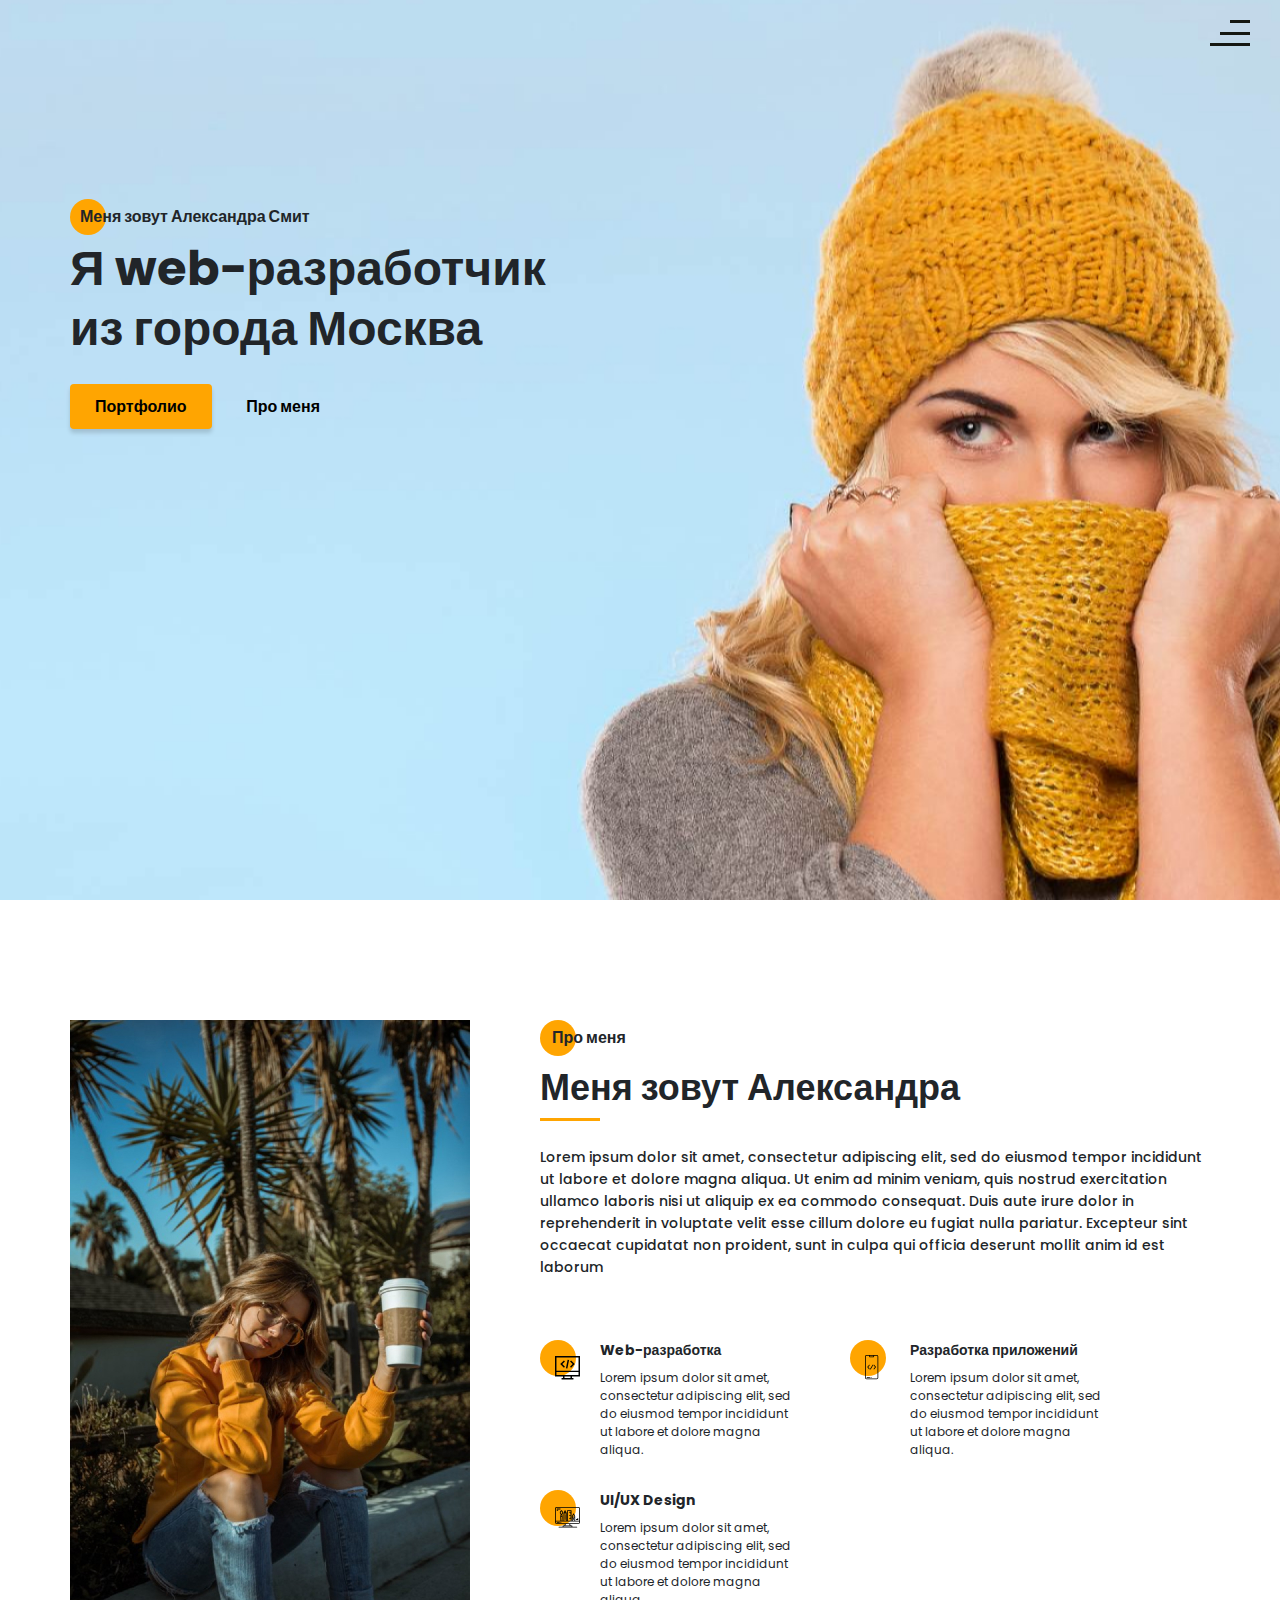
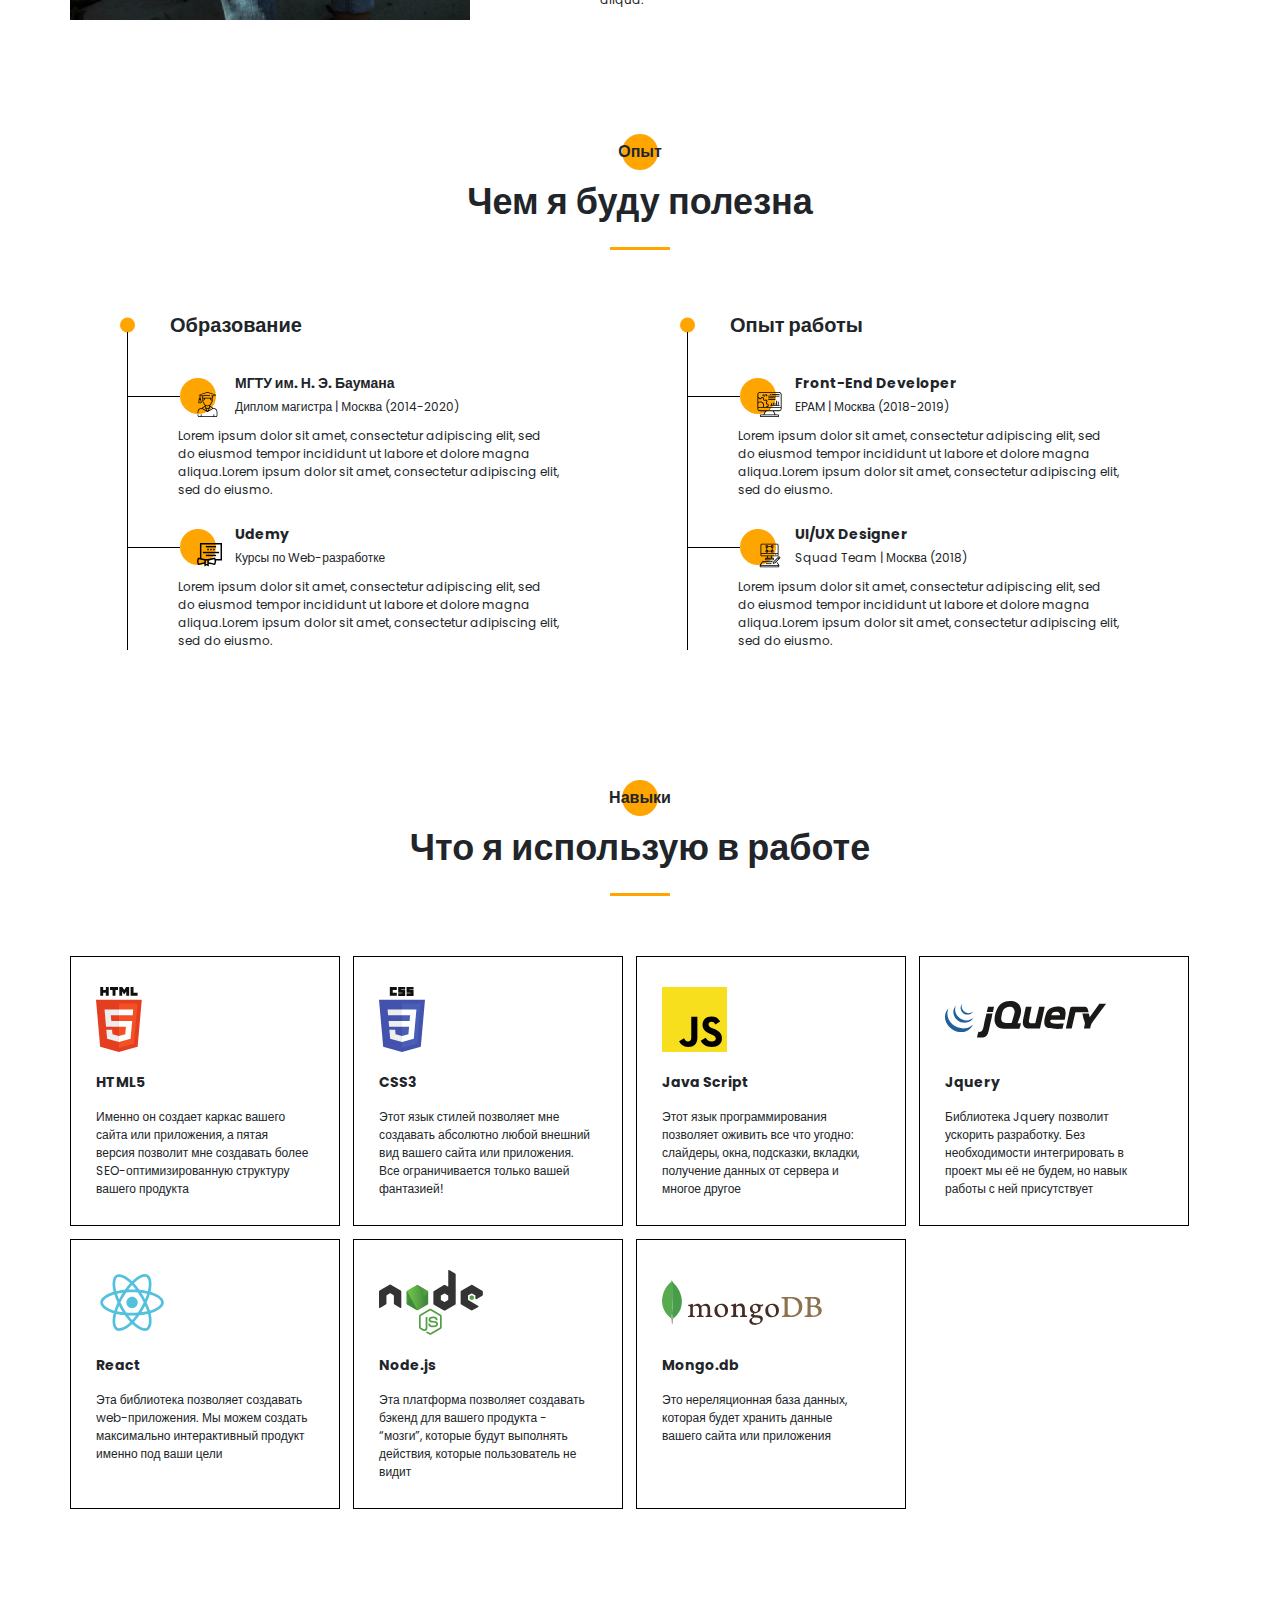
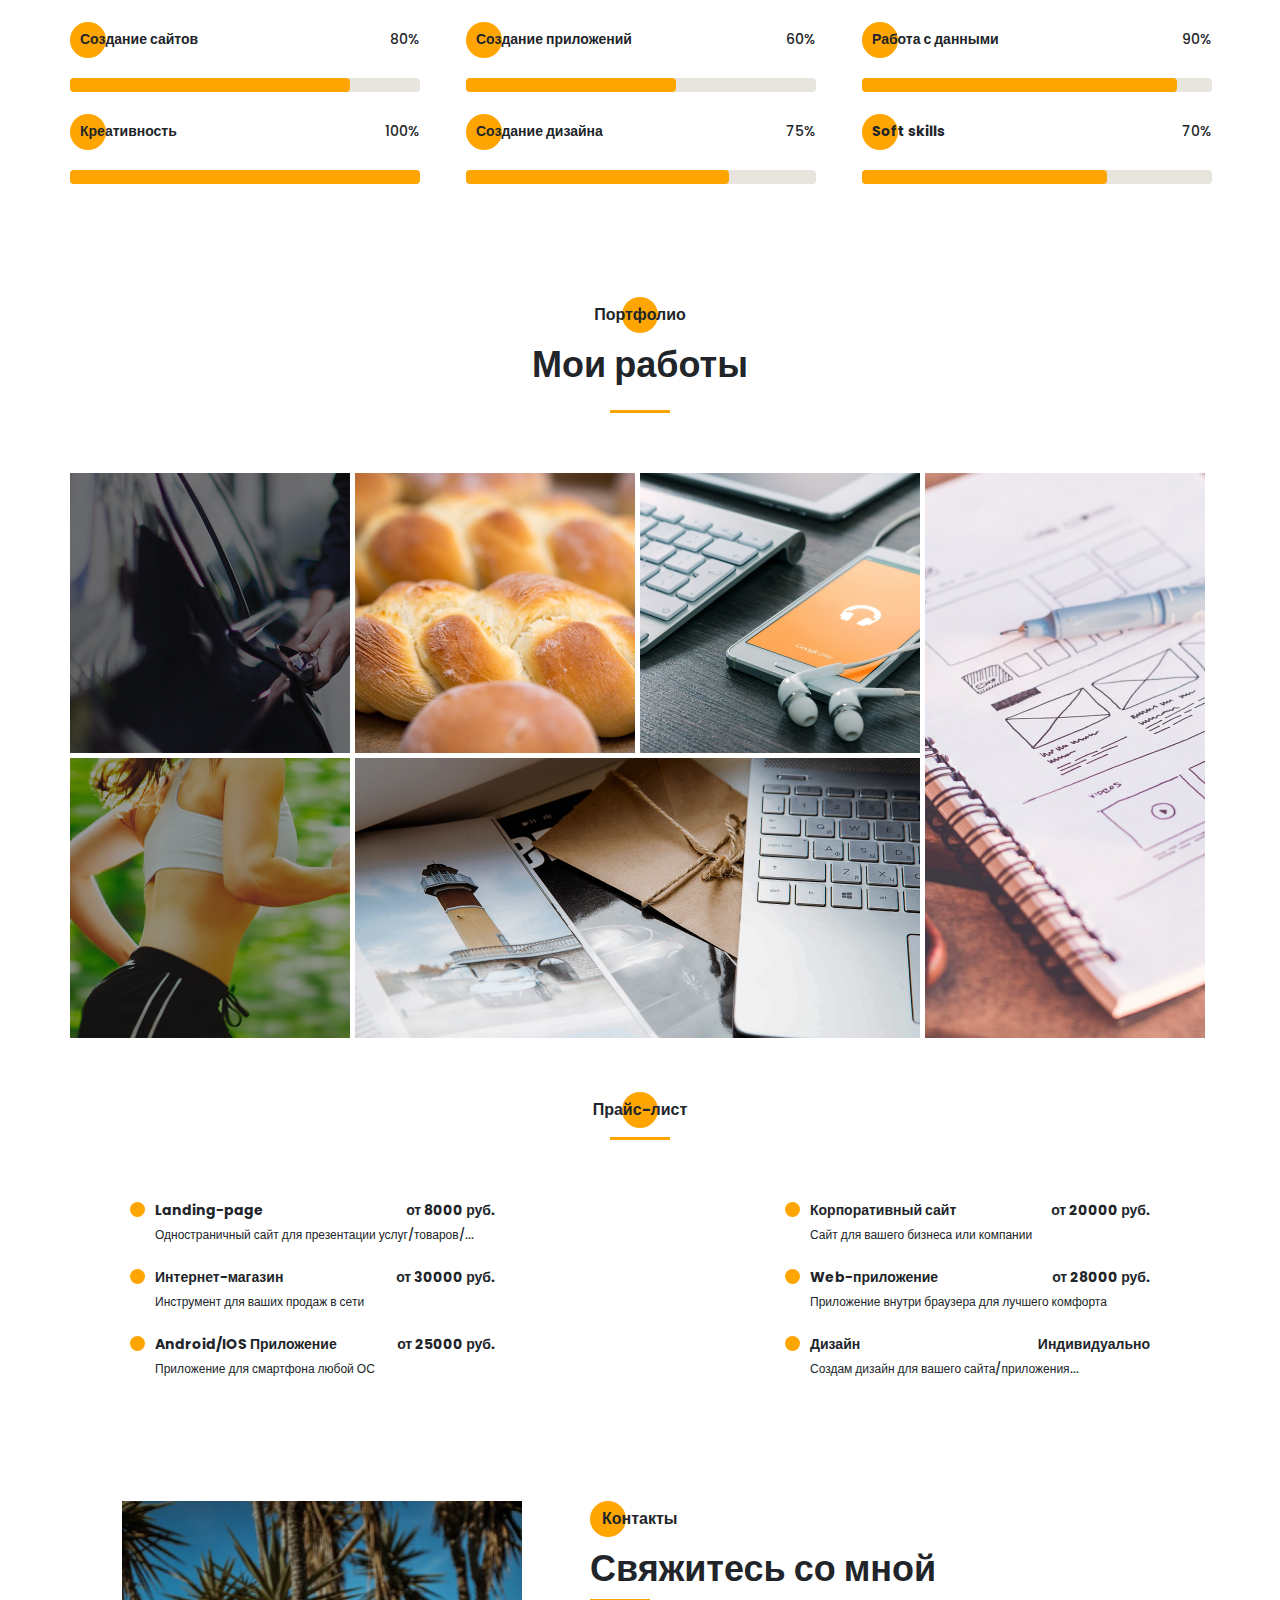
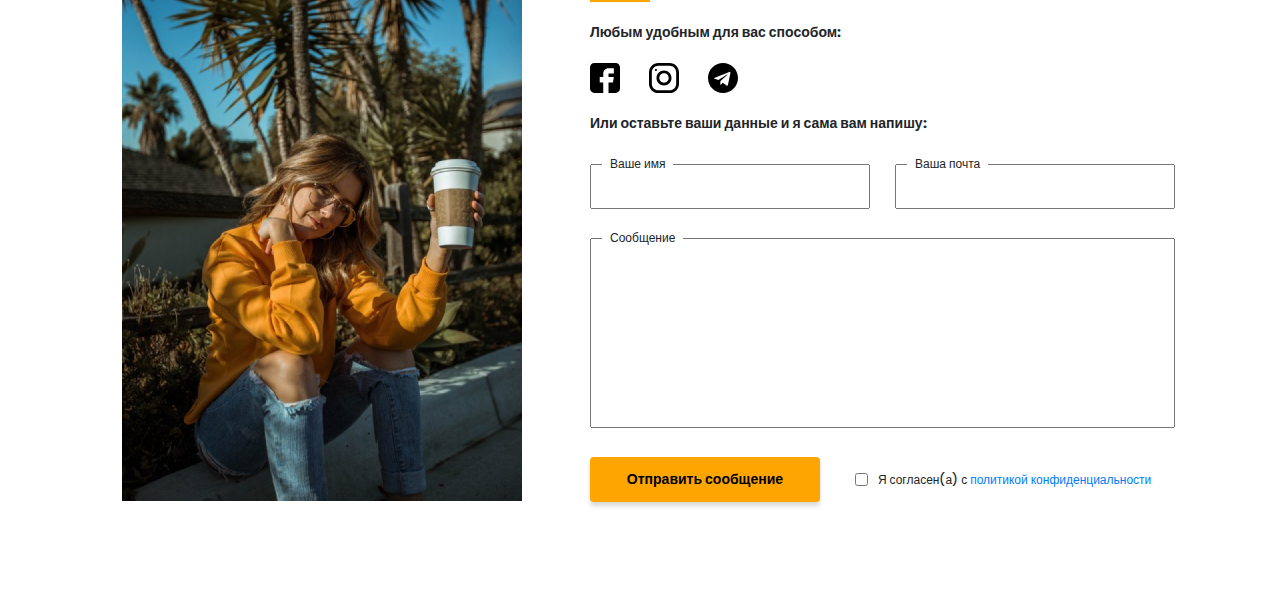
<file: 4/index.html>
<!DOCTYPE html><html lang="ru"><head><meta charset="UTF-8"><meta name="viewport" content="width=device-width,initial-scale=1"><meta http-equiv="X-UA-Compatible" content="ie=edge"><title>Portfolio</title><meta name="title" content="Мое портфолио"><meta name="description" content="Здесь вы сможете ознакомиться с моими работами и узнать больше обо мне"><link rel="stylesheet" href="css/style.min.css"></head><body><aside class="sidepanel"><a href="#" class="sidepanel__link"><svg width="20" height="20" viewBox="0 0 20 20" fill="none" xmlns="http://www.w3.org/2000/svg"><path d="M-7.46167e-07 2.92969L-1.28061e-07 17.0703C-5.74539e-08 18.6856 1.31439 20 2.92969 20L17.0703 20C18.6856 20 20 18.6856 20 17.0703L20 11.1719L12.9297 11.1719L12.9297 13.5156L9.41406 13.5156L9.41406 11.1719L7.03125 11.1719C5.09262 11.1719 3.51562 9.59488 3.51562 7.65625L3.51562 4.10156L7.03125 4.10156L7.03125 7.65625L9.41406 7.65625L9.41406 4.10156L12.9297 4.6875L12.9297 7.65625L20 7.65625L20 2.92969C20 1.31439 18.6856 -8.16774e-07 17.0703 -7.46167e-07L2.92969 -1.28061e-07C1.31439 -5.74539e-08 -8.16774e-07 1.31439 -7.46167e-07 2.92969Z" fill="black"/></svg> </a><a href="#" class="sidepanel__link"><svg width="20" height="20" viewBox="0 0 20 20" fill="none" xmlns="http://www.w3.org/2000/svg"><path d="M-6.01032e-07 6.25L-2.73196e-07 13.75C-1.22337e-07 17.2012 2.79875 20 6.25 20L13.75 20C17.2013 20 20 17.2012 20 13.75L20 6.25C20 2.79875 17.2012 -7.51891e-07 13.75 -6.01032e-07L6.25 -2.73196e-07C2.79875 -1.22337e-07 -7.51891e-07 2.79875 -6.01032e-07 6.25ZM13.75 1.875C16.1625 1.875 18.125 3.8375 18.125 6.25L18.125 13.75C18.125 16.1625 16.1625 18.125 13.75 18.125L6.25 18.125C3.8375 18.125 1.875 16.1625 1.875 13.75L1.875 6.25C1.875 3.8375 3.8375 1.875 6.25 1.875L13.75 1.875Z" fill="black"/><path d="M5 10C5 12.7612 7.23875 15 10 15C12.7613 15 15 12.7612 15 10C15 7.23875 12.7612 5 10 5C7.23875 5 5 7.23875 5 10ZM13.125 10C13.125 11.7225 11.7225 13.125 10 13.125C8.27625 13.125 6.875 11.7225 6.875 10C6.875 8.2775 8.27625 6.875 10 6.875C11.7225 6.875 13.125 8.2775 13.125 10Z" fill="black"/><path d="M5.29123 4.625C5.29123 4.25704 4.99295 3.95875 4.62499 3.95875C4.25703 3.95875 3.95874 4.25704 3.95874 4.625C3.95874 4.99296 4.25703 5.29125 4.62499 5.29125C4.99295 5.29125 5.29123 4.99296 5.29123 4.625Z" fill="black"/></svg> </a><a href="#" class="sidepanel__link"><svg width="19" height="20" viewBox="0 0 19 20" fill="none" xmlns="http://www.w3.org/2000/svg"><path d="M-4.37114e-07 9.99951C-1.95608e-07 15.5245 4.36167 19.9995 9.74107 19.9995C14.0457 19.9995 17.6962 17.1345 18.9832 13.162C19.0749 12.662 18.7734 12.4787 18.5148 12.4787C18.2835 12.4787 17.6706 12.487 16.8585 12.4912C17.4459 15.2728 15.5517 15.8595 15.5517 15.8595C14.4274 16.3145 14.1267 16.972 14.1267 16.972C13.5228 17.8778 13.5352 16.902 13.5352 16.902C13.603 15.8978 14.5389 15.3703 14.5389 15.3703C16.0283 14.4787 15.5979 13.0295 15.3493 12.4578C14.719 12.3678 14.2903 12.1103 14.0466 11.8245C13.8029 14.0453 12.9652 16.3795 9.23304 16.3795C8.16988 16.3795 7.30085 15.992 6.61933 15.3503C6.37316 15.4628 5.3827 15.8003 4.04116 15.2628C4.04116 15.2628 3.78012 14.4253 5.03988 12.5128C4.82345 11.7128 4.71606 10.8628 4.7111 10.0128C4.71606 9.16284 4.82345 8.31285 5.03988 7.51284C3.78012 5.61285 4.04116 4.77535 4.04116 4.77535C5.3827 4.23785 6.37316 4.57534 6.61933 4.67535C7.30085 4.03785 8.16988 3.65035 9.23304 3.65035C12.9752 3.65035 13.7987 5.98784 14.0383 8.21284C14.3307 7.86284 14.928 7.53784 15.8408 7.53784C17.1444 7.53784 18.1918 7.55034 18.5082 7.55034C18.7635 7.55034 19.0683 7.37534 18.9708 6.86284C17.692 2.86201 14.0391 -0.000488895 9.74107 -0.000488707C4.36167 -0.000488472 -6.7851e-07 4.47701 -4.37114e-07 9.99951Z" fill="#212121"/></svg></a><div class="sidepanel__divider"></div><div class="sidepanel__text"><span>Социальные сети</span></div></aside><div class="menu"><div class="menu__block"><div class="menu__close"><svg width="29" height="30" viewBox="0 0 29 30" fill="none" xmlns="http://www.w3.org/2000/svg"><path d="M17.1568 14.5231L28.4489 3.23075C29.1837 2.49623 29.1837 1.30861 28.4489 0.574085C27.7144 -0.160437 26.5267 -0.160437 25.7922 0.574085L14.4998 11.8665L3.20781 0.574085C2.47295 -0.160437 1.28567 -0.160437 0.551149 0.574085C-0.183716 1.30861 -0.183716 2.49623 0.551149 3.23075L11.8432 14.5231L0.551149 25.8155C-0.183716 26.55 -0.183716 27.7376 0.551149 28.4721C0.917206 28.8385 1.39852 29.0226 1.87948 29.0226C2.36045 29.0226 2.84141 28.8385 3.20781 28.4721L14.4998 17.1798L25.7922 28.4721C26.1586 28.8385 26.6396 29.0226 27.1205 29.0226C27.6015 29.0226 28.0825 28.8385 28.4489 28.4721C29.1837 27.7376 29.1837 26.55 28.4489 25.8155L17.1568 14.5231Z" fill="black"/></svg></div><nav><ul class="menu__list"><li class="menu__link"><a href="#">Про меня</a></li><li class="menu__link"><a href="#">Мой опыт</a></li><li class="menu__link"><a href="#">Мои навыки</a></li><li class="menu__link"><a href="#">Мои работы</a></li><li class="menu__link"><a href="#">Прайс-лист</a></li><li class="menu__link"><a href="#">Контакты</a></li></ul></nav><div class="menu__social"><a href="#"><svg width="20" height="20" viewBox="0 0 20 20" fill="none" xmlns="http://www.w3.org/2000/svg"><path d="M-7.46167e-07 2.92969L-1.28061e-07 17.0703C-5.74539e-08 18.6856 1.31439 20 2.92969 20L17.0703 20C18.6856 20 20 18.6856 20 17.0703L20 11.1719L12.9297 11.1719L12.9297 13.5156L9.41406 13.5156L9.41406 11.1719L7.03125 11.1719C5.09262 11.1719 3.51562 9.59488 3.51562 7.65625L3.51562 4.10156L7.03125 4.10156L7.03125 7.65625L9.41406 7.65625L9.41406 4.10156L12.9297 4.6875L12.9297 7.65625L20 7.65625L20 2.92969C20 1.31439 18.6856 -8.16774e-07 17.0703 -7.46167e-07L2.92969 -1.28061e-07C1.31439 -5.74539e-08 -8.16774e-07 1.31439 -7.46167e-07 2.92969Z" fill="black"/></svg> </a><a href="#"><svg width="20" height="20" viewBox="0 0 20 20" fill="none" xmlns="http://www.w3.org/2000/svg"><path d="M-6.01032e-07 6.25L-2.73196e-07 13.75C-1.22337e-07 17.2012 2.79875 20 6.25 20L13.75 20C17.2013 20 20 17.2012 20 13.75L20 6.25C20 2.79875 17.2012 -7.51891e-07 13.75 -6.01032e-07L6.25 -2.73196e-07C2.79875 -1.22337e-07 -7.51891e-07 2.79875 -6.01032e-07 6.25ZM13.75 1.875C16.1625 1.875 18.125 3.8375 18.125 6.25L18.125 13.75C18.125 16.1625 16.1625 18.125 13.75 18.125L6.25 18.125C3.8375 18.125 1.875 16.1625 1.875 13.75L1.875 6.25C1.875 3.8375 3.8375 1.875 6.25 1.875L13.75 1.875Z" fill="black"/><path d="M5 10C5 12.7612 7.23875 15 10 15C12.7613 15 15 12.7612 15 10C15 7.23875 12.7612 5 10 5C7.23875 5 5 7.23875 5 10ZM13.125 10C13.125 11.7225 11.7225 13.125 10 13.125C8.27625 13.125 6.875 11.7225 6.875 10C6.875 8.2775 8.27625 6.875 10 6.875C11.7225 6.875 13.125 8.2775 13.125 10Z" fill="black"/><path d="M5.29123 4.625C5.29123 4.25704 4.99295 3.95875 4.62499 3.95875C4.25703 3.95875 3.95874 4.25704 3.95874 4.625C3.95874 4.99296 4.25703 5.29125 4.62499 5.29125C4.99295 5.29125 5.29123 4.99296 5.29123 4.625Z" fill="black"/></svg> </a><a href="#"><svg width="19" height="20" viewBox="0 0 19 20" fill="none" xmlns="http://www.w3.org/2000/svg"><path d="M-4.37114e-07 9.99951C-1.95608e-07 15.5245 4.36167 19.9995 9.74107 19.9995C14.0457 19.9995 17.6962 17.1345 18.9832 13.162C19.0749 12.662 18.7734 12.4787 18.5148 12.4787C18.2835 12.4787 17.6706 12.487 16.8585 12.4912C17.4459 15.2728 15.5517 15.8595 15.5517 15.8595C14.4274 16.3145 14.1267 16.972 14.1267 16.972C13.5228 17.8778 13.5352 16.902 13.5352 16.902C13.603 15.8978 14.5389 15.3703 14.5389 15.3703C16.0283 14.4787 15.5979 13.0295 15.3493 12.4578C14.719 12.3678 14.2903 12.1103 14.0466 11.8245C13.8029 14.0453 12.9652 16.3795 9.23304 16.3795C8.16988 16.3795 7.30085 15.992 6.61933 15.3503C6.37316 15.4628 5.3827 15.8003 4.04116 15.2628C4.04116 15.2628 3.78012 14.4253 5.03988 12.5128C4.82345 11.7128 4.71606 10.8628 4.7111 10.0128C4.71606 9.16284 4.82345 8.31285 5.03988 7.51284C3.78012 5.61285 4.04116 4.77535 4.04116 4.77535C5.3827 4.23785 6.37316 4.57534 6.61933 4.67535C7.30085 4.03785 8.16988 3.65035 9.23304 3.65035C12.9752 3.65035 13.7987 5.98784 14.0383 8.21284C14.3307 7.86284 14.928 7.53784 15.8408 7.53784C17.1444 7.53784 18.1918 7.55034 18.5082 7.55034C18.7635 7.55034 19.0683 7.37534 18.9708 6.86284C17.692 2.86201 14.0391 -0.000488895 9.74107 -0.000488707C4.36167 -0.000488472 -6.7851e-07 4.47701 -4.37114e-07 9.99951Z" fill="#212121"/></svg></a></div></div><div class="menu__overlay"></div></div><section class="promo"><div class="hamburger"><span></span> <span class="average"></span> <span class="long"></span></div><div class="container"><div class="title title_fs16 promo__subtitle">Меня зовут Александра Смит</div><h1 class="title title_fs48 promo__title">Я web-разработчик из города Москва</h1><div class="promo__btns"><a href="#" class="promo__link btn">Портфолио</a> <a href="#" class="promo__link">Про меня</a></div></div></section><section class="about"><div class="container"><div class="about__wrapper"><div class="about__photo"><picture><source media="(max-width: 576px)" srcset="img/main_photo_min.jpg"><source media="(min-width: 577px)" srcset="img/main_photo.jpg"><img src="img/main_photo.jpg" alt=""></picture></div><div class="about__descr"><h2 class="title title_fs16 about__title">Про меня</h2><div class="title title_fs36 about__subtitle">Меня зовут Александра</div><div class="divider"></div><div class="about__text">Lorem ipsum dolor sit amet, consectetur adipiscing elit, sed do eiusmod tempor incididunt ut labore et dolore magna aliqua. Ut enim ad minim veniam, quis nostrud exercitation ullamco laboris nisi ut aliquip ex ea commodo consequat. Duis aute irure dolor in reprehenderit in voluptate velit esse cillum dolore eu fugiat nulla pariatur. Excepteur sint occaecat cupidatat non proident, sunt in culpa qui officia deserunt mollit anim id est laborum</div></div><div class="about__skills"><div class="about__skills-item"><div class="about__skills-cirlce"><img src="icons/about_me/web_development.svg" alt="Web-разработка"></div><div><h3 class="title title_fs14">Web-разработка</h3><div class="about__skills-descr">Lorem ipsum dolor sit amet, consectetur adipiscing elit, sed do eiusmod tempor incididunt ut labore et dolore magna aliqua.</div></div></div><div class="about__skills-item"><div class="about__skills-cirlce"><img src="icons/about_me/mobile_dev.svg" alt="Разработка приложений"></div><div><h3 class="title title_fs14">Разработка приложений</h3><div class="about__skills-descr">Lorem ipsum dolor sit amet, consectetur adipiscing elit, sed do eiusmod tempor incididunt ut labore et dolore magna aliqua.</div></div></div><div class="about__skills-item"><div class="about__skills-cirlce"><img src="icons/about_me/design.svg" alt="UI/UX Design"></div><div><h3 class="title title_fs14">UI/UX Design</h3><div class="about__skills-descr">Lorem ipsum dolor sit amet, consectetur adipiscing elit, sed do eiusmod tempor incididunt ut labore et dolore magna aliqua.</div></div></div></div></div></div></section><section class="resume"><div class="container"><h2 class="title title_fs16 title__section-title">Опыт</h2><div class="title title_fs36 title__section-subtitle">Чем я буду полезна</div><div class="divider"></div><div class="resume__wrapper"><div class="resume__column"><h3 class="title title_fs20 resume__column-title">Образование</h3><ul><li><div class="resume__item"><div class="resume__item-head"><div class="resume__item-icon"><img src="icons/experience/university.svg" alt=""></div><h4 class="title title_fs14">МГТУ им. Н. Э. Баумана</h4><div class="resume__item-location">Диплом магистра | Москва (2014-2020)</div></div><div class="resume__item-body">Lorem ipsum dolor sit amet, consectetur adipiscing elit, sed do eiusmod tempor incididunt ut labore et dolore magna aliqua.Lorem ipsum dolor sit amet, consectetur adipiscing elit, sed do eiusmo.</div></div></li><li><div class="resume__item"><div class="resume__item-head"><div class="resume__item-icon"><img src="icons/experience/courses.svg" alt=""></div><h4 class="title title_fs14">Udemy</h4><div class="resume__item-location">Курсы по Web-разработке</div></div><div class="resume__item-body">Lorem ipsum dolor sit amet, consectetur adipiscing elit, sed do eiusmod tempor incididunt ut labore et dolore magna aliqua.Lorem ipsum dolor sit amet, consectetur adipiscing elit, sed do eiusmo.</div></div></li></ul></div><div class="resume__column"><h3 class="title title_fs20 resume__column-title">Опыт работы</h3><ul><li><div class="resume__item"><div class="resume__item-head"><div class="resume__item-icon"><img src="icons/experience/developer.svg" alt=""></div><h4 class="title title_fs14">Front-End Developer</h4><div class="resume__item-location">EPAM | Москва (2018-2019)</div></div><div class="resume__item-body">Lorem ipsum dolor sit amet, consectetur adipiscing elit, sed do eiusmod tempor incididunt ut labore et dolore magna aliqua.Lorem ipsum dolor sit amet, consectetur adipiscing elit, sed do eiusmo.</div></div></li><li><div class="resume__item"><div class="resume__item-head"><div class="resume__item-icon"><img src="icons/experience/designer.svg" alt=""></div><h4 class="title title_fs14">UI/UX Designer</h4><div class="resume__item-location">Squad Team | Москва (2018)</div></div><div class="resume__item-body">Lorem ipsum dolor sit amet, consectetur adipiscing elit, sed do eiusmod tempor incididunt ut labore et dolore magna aliqua.Lorem ipsum dolor sit amet, consectetur adipiscing elit, sed do eiusmo.</div></div></li></ul></div></div></div></section><section class="skills"><div class="container"><h2 class="title title_fs16 title__section-title">Навыки</h2><div class="title title_fs36 title__section-subtitle">Что я использую в работе</div><div class="divider"></div><div class="skills__wrapper"><div class="skills__item"><div class="skills__img"><img src="icons/skills/html5.svg" alt=""></div><h3 class="title title_fs14 skills__item-title">HTML5</h3><div class="skills__item-descr">Именно он создает каркас вашего сайта или приложения, а пятая версия позволит мне создавать более SEO-оптимизированную структуру вашего продукта</div></div><div class="skills__item"><div class="skills__img"><img src="icons/skills/css3.svg" alt=""></div><h3 class="title title_fs14 skills__item-title">CSS3</h3><div class="skills__item-descr">Этот язык стилей позволяет мне создавать абсолютно любой внешний вид вашего сайта или приложения. Все ограничивается только вашей фантазией!</div></div><div class="skills__item"><div class="skills__img"><img src="icons/skills/js.svg" alt=""></div><h3 class="title title_fs14 skills__item-title">Java Script</h3><div class="skills__item-descr">Этот язык программирования позволяет оживить все что угодно: слайдеры, окна, подсказки, вкладки, получение данных от сервера и многое другое</div></div><div class="skills__item"><div class="skills__img"><img src="icons/skills/jquery.svg" alt=""></div><h3 class="title title_fs14 skills__item-title">Jquery</h3><div class="skills__item-descr">Библиотека Jquery позволит ускорить разработку. Без необходимости интегрировать в проект мы её не будем, но навык работы с ней присутствует</div></div><div class="skills__item"><div class="skills__img"><img src="icons/skills/react.svg" alt=""></div><h3 class="title title_fs14 skills__item-title">React</h3><div class="skills__item-descr">Эта библиотека позволяет создавать web-приложения. Мы можем создать максимально интерактивный продукт именно под ваши цели</div></div><div class="skills__item"><div class="skills__img"><img src="icons/skills/node.js.svg" alt=""></div><h3 class="title title_fs14 skills__item-title">Node.js</h3><div class="skills__item-descr">Эта платформа позволяет создавать бэкенд для вашего продукта - “мозги”, которые будут выполнять действия, которые пользователь не видит</div></div><div class="skills__item"><div class="skills__img"><img src="icons/skills/mongo.db.svg" alt=""></div><h3 class="title title_fs14 skills__item-title">Mongo.db</h3><div class="skills__item-descr">Это нереляционная база данных, которая будет хранить данные вашего сайта или приложения</div></div></div><div class="skills__progress"><div class="skills__elem"><div class="skills__progress-text"><h3 class="title title_fs14">Создание сайтов</h3><div class="skills__progress-value">80%</div></div><div class="skills__progress-line"><div class="skills__progress-line-bg"></div></div></div><div class="skills__elem"><div class="skills__progress-text"><h3 class="title title_fs14">Создание приложений</h3><div class="skills__progress-value">60%</div></div><div class="skills__progress-line"><div class="skills__progress-line-bg"></div></div></div><div class="skills__elem"><div class="skills__progress-text"><h3 class="title title_fs14">Работа с данными</h3><div class="skills__progress-value">90%</div></div><div class="skills__progress-line"><div class="skills__progress-line-bg"></div></div></div><div class="skills__elem"><div class="skills__progress-text"><h3 class="title title_fs14">Креативность</h3><div class="skills__progress-value">100%</div></div><div class="skills__progress-line"><div class="skills__progress-line-bg"></div></div></div><div class="skills__elem"><div class="skills__progress-text"><h3 class="title title_fs14">Создание дизайна</h3><div class="skills__progress-value">75%</div></div><div class="skills__progress-line"><div class="skills__progress-line-bg"></div></div></div><div class="skills__elem"><div class="skills__progress-text"><h3 class="title title_fs14">Soft skills</h3><div class="skills__progress-value">70%</div></div><div class="skills__progress-line"><div class="skills__progress-line-bg"></div></div></div></div></div></section><section class="portfolio"><div class="container"><h2 class="title title_fs16 title__section-title">Портфолио</h2><div class="title title_fs36 title__section-subtitle">Мои работы</div><div class="divider"></div><div class="portfolio__wrapper"><a href="#" class="portfolio__item"><img src="img/works/uber.jpg" alt=""> </a><a href="#" class="portfolio__item"><img src="img/works/bread.jpg" alt=""> </a><a href="#" class="portfolio__item"><img src="img/works/ipad.jpg" alt=""> </a><a href="#" class="portfolio__item vertical"><img src="img/works/plans.jpg" alt=""> </a><a href="#" class="portfolio__item"><img src="img/works/pulse.jpg" alt=""> </a><a href="#" class="portfolio__item horizontal"><img src="img/works/mac.jpg" alt=""></a></div></div></section><section class="price"><div class="container"><h2 class="title title_fs16 title__section-title">Прайс-лист</h2><div class="divider"></div><div class="price__wrapper"><div class="price__item"><div class="price__item-title">Landing-page</div><div class="price__item-price">от 8000 руб.</div><div class="price__item-descr">Одностраничный сайт для презентации услуг/товаров/...</div></div><div class="price__item"><div class="price__item-title">Корпоративный сайт</div><div class="price__item-price">от 20000 руб.</div><div class="price__item-descr">Сайт для вашего бизнеса или компании</div></div><div class="price__item"><div class="price__item-title">Интернет-магазин</div><div class="price__item-price">от 30000 руб.</div><div class="price__item-descr">Инструмент для ваших продаж в сети</div></div><div class="price__item"><div class="price__item-title">Web-приложение</div><div class="price__item-price">от 28000 руб.</div><div class="price__item-descr">Приложение внутри браузера для лучшего комфорта</div></div><div class="price__item"><div class="price__item-title">Android/IOS Приложение</div><div class="price__item-price">от 25000 руб.</div><div class="price__item-descr">Приложение для смартфона любой ОС</div></div><div class="price__item"><div class="price__item-title">Дизайн</div><div class="price__item-price">Индивидуально</div><div class="price__item-descr">Создам дизайн для вашего сайта/приложения...</div></div></div></div></section><section class="contacts"><div class="container"><div class="contacts__wrapper"><div class="contacts__photo"><img src="img/main_photo.jpg" alt=""></div><div class="contacts__descr"><h2 class="title title_fs16 contacts__title">Контакты</h2><div class="title title_fs36 contacts__subtitle">Свяжитесь со мной</div><div class="divider"></div><div class="title title_fs14 contacts__text">Любым удобным для вас способом:</div><div class="contacts__social"><a href="#" class="contacts__link"><img src="icons/social//facebook_straight.svg" alt=""> </a><a href="#" class="contacts__link"><img src="icons/social/instagram_straight.svg" alt=""> </a><a href="#" class="contacts__link"><img src="icons/social/telegram.svg" alt=""></a></div><div class="title title_fs14 contacts__text">Или оставьте ваши данные и я сама вам напишу:</div><form action="#" class="contacts__form"><div class="contacts__input"><input name="name" id="name" type="text"> <label for="name">Ваше имя</label></div><div class="contacts__input"><input required name="email" id="email" type="email"> <label for="email">Ваша почта</label></div><div class="contacts__textarea"><textarea name="text" id="text"></textarea> <label for="text">Сообщение</label></div><div class="contacts__triggers"><button class="contacts__btn btn">Отправить сообщение</button><div class="contacts__policy"><input required type="checkbox"> <span>Я согласен(а) с <a href="#">политикой конфиденциальности</a></span></div></div></form></div></div></div></section><script src="js/script.js"></script></body></html>
</file>
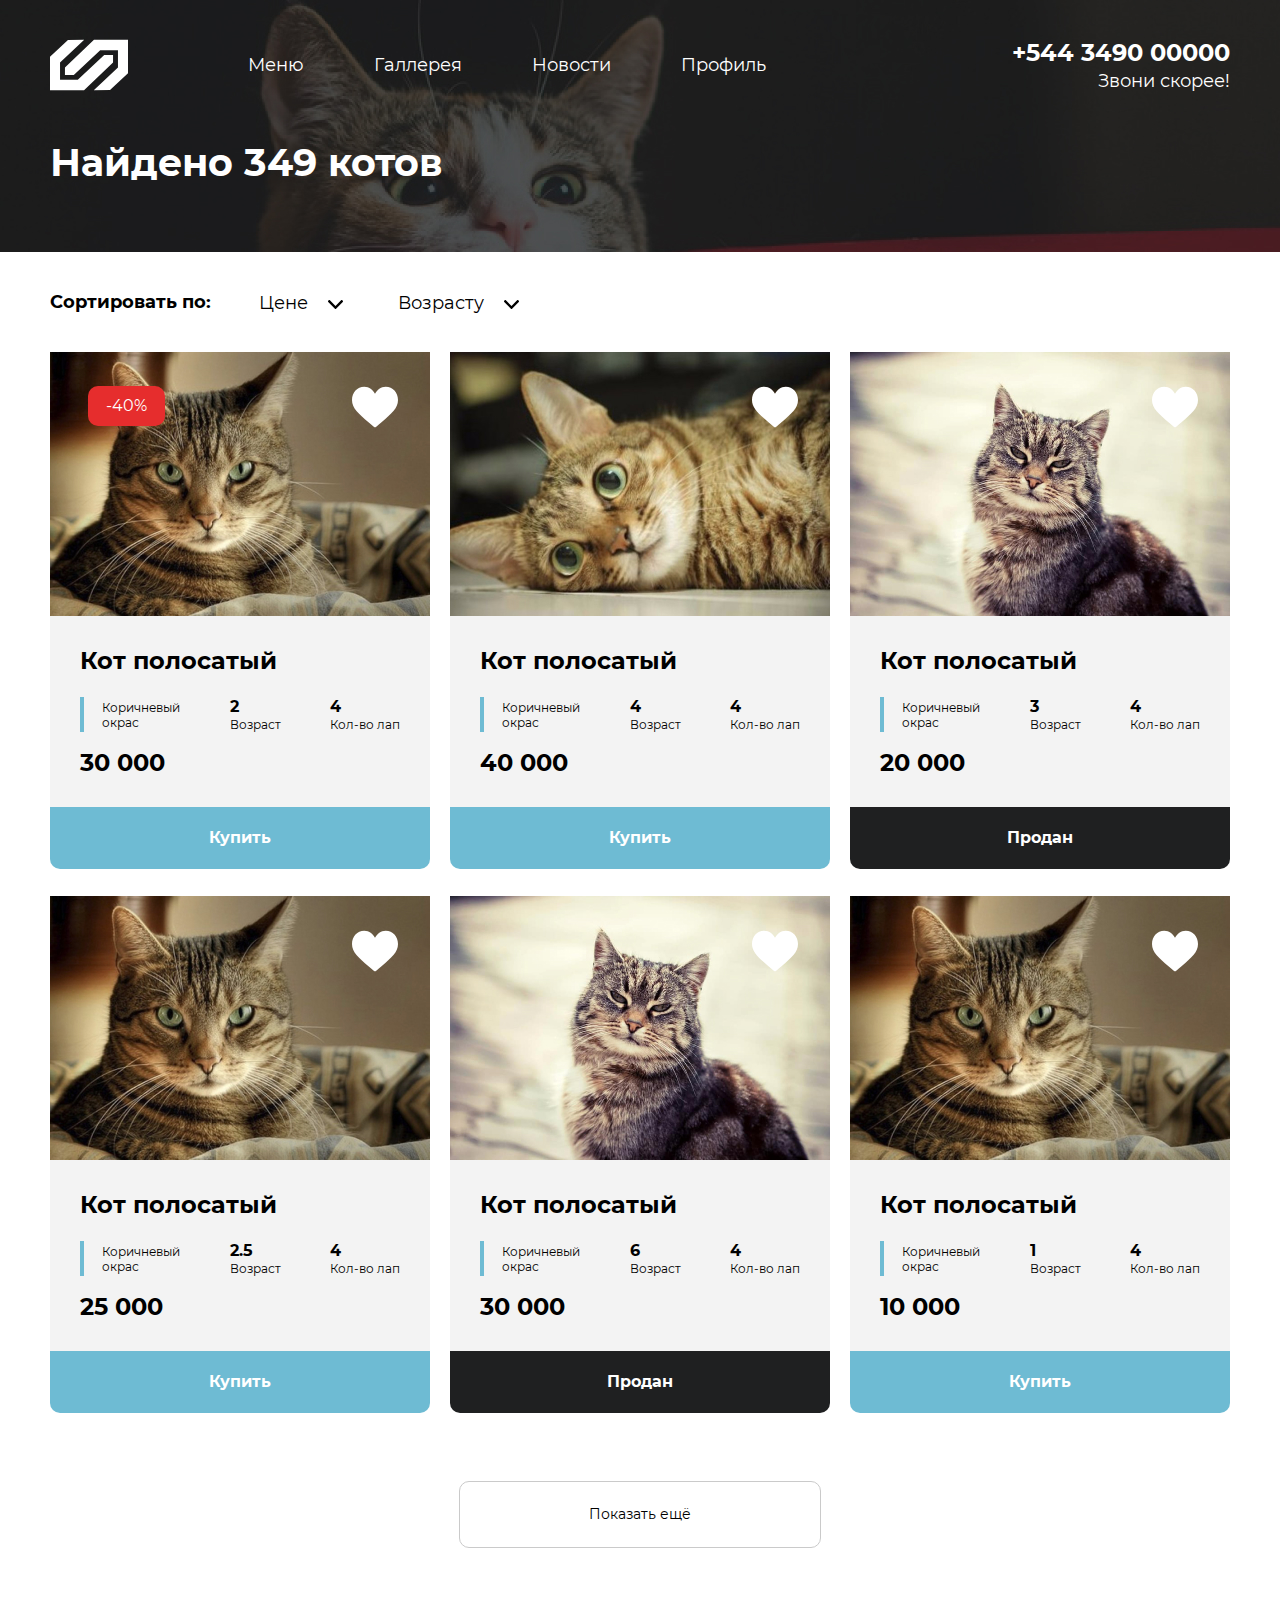
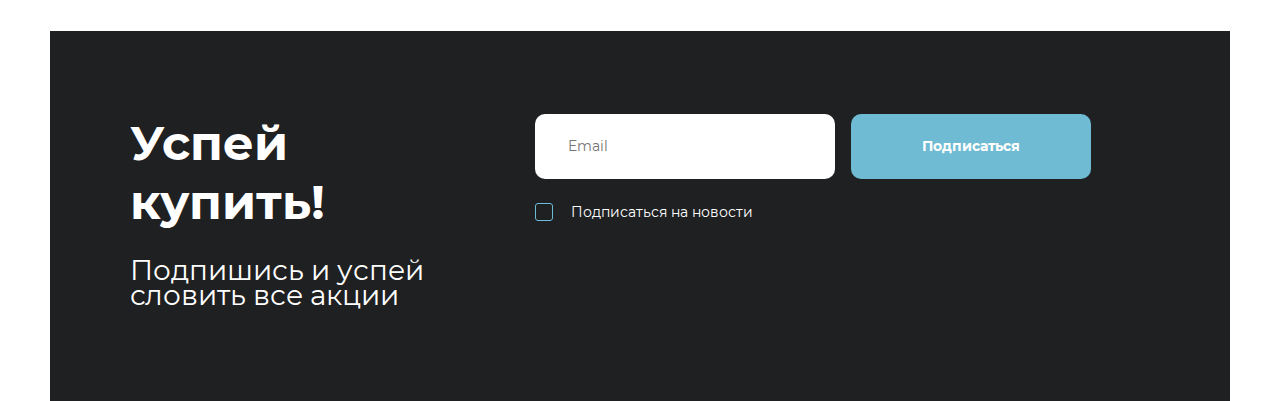
<file: 9/index.html>
<!DOCTYPE html><html lang="en"><head><meta charset="UTF-8"><meta http-equiv="X-UA-Compatible" content="IE=edge"><meta name="viewport" content="width=device-width,initial-scale=1"><title>Cats Shop</title><link rel="stylesheet" href="css/style.css"></head><body><header class="header"><div class="container"><div class="header__wrapper"><div class="header__left"><a href="#"><img class="logo" src="img/logo/logo.svg" alt="Логотип"></a><ul class="menu"><li><a class="menu__item" href="#">Меню</a></li><li><a class="menu__item" href="#">Галлерея</a></li><li><a class="menu__item" href="#">Новости</a></li><li><a class="menu__item" href="#">Профиль</a></li></ul></div><div class="contacts"><a href="tel:+544349000000" class="contacts__phone">+544 3490 00000</a><div class="contacts__descr">Звони скорее!</div></div><div class="hamburger"><span></span> <span></span> <span></span></div></div><div class="header__amount">Найдено 349 котов</div></div></header><main class="main"><div class="container"><div class="filter"><div class="filter__text">Сортировать по:</div><div class="filter__param price"><span>Цене</span> <svg width="15" height="9" viewBox="0 0 15 9" fill="none"><path d="M8.0853 8.66685L14.7604 1.99166C14.9149 1.83727 15 1.63118 15 1.41142C15 1.19167 14.9149 0.985572 14.7604 0.831183L14.2689 0.339602C13.9487 0.0197263 13.4282 0.0197262 13.1084 0.339602L7.50311 5.94492L1.89157 0.333382C1.73706 0.178993 1.53109 0.0937494 1.31146 0.0937494C1.09158 0.0937494 0.885606 0.178993 0.730973 0.333382L0.239635 0.824963C0.0851249 0.979474 3.76698e-06 1.18545 3.75737e-06 1.4052C3.74777e-06 1.62496 0.0851249 1.83105 0.239635 1.98544L6.9208 8.66685C7.0758 8.82161 7.28275 8.90661 7.50275 8.90612C7.7236 8.90661 7.93042 8.82161 8.0853 8.66685Z" fill="black"/></svg></div><div class="filter__param amount"><span>Возрасту</span> <svg width="15" height="9" viewBox="0 0 15 9" fill="none"><path d="M8.0853 8.66685L14.7604 1.99166C14.9149 1.83727 15 1.63118 15 1.41142C15 1.19167 14.9149 0.985572 14.7604 0.831183L14.2689 0.339602C13.9487 0.0197263 13.4282 0.0197262 13.1084 0.339602L7.50311 5.94492L1.89157 0.333382C1.73706 0.178993 1.53109 0.0937494 1.31146 0.0937494C1.09158 0.0937494 0.885606 0.178993 0.730973 0.333382L0.239635 0.824963C0.0851249 0.979474 3.76698e-06 1.18545 3.75737e-06 1.4052C3.74777e-06 1.62496 0.0851249 1.83105 0.239635 1.98544L6.9208 8.66685C7.0758 8.82161 7.28275 8.90661 7.50275 8.90612C7.7236 8.90661 7.93042 8.82161 8.0853 8.66685Z" fill="black"/></svg></div></div><div class="cards"></div><div class="showMore"><button class="showMore__btn">Показать ещё</button></div></div></main><section class="mailing"><div class="container"><div class="mailing__wrapper"><div><h2 class="mailing__title">Успей купить!</h2><div class="mailing__descr">Подпишись и успей словить все акции</div></div><form method="post" action="#" class="mailing__form"><div class="mailing__enter"><div><input type="text" name="email" id="email" placeholder="Email" class="mailing__input"><div class="mailing__message none"></div></div><button type="submit" class="mailing__button">Подписаться</button><div class="mailing__checkbox"><input type="checkbox" name="checkbox" id="checkbox" required> <label for="checkbox">Подписаться на новости</label></div></div></form></div></div></section><div class="overlow"><div class="overlow__like">Добавлено&nbsp;в&nbsp;избранное</div><div class="overlow__unlike">Удалено&nbsp;из&nbsp;избранного</div></div><div class="upArrow" id="upArrow" hidden><svg><path d="M8.29764 3.99939L0.287559 12.0096C0.102145 12.1949 -8.06437e-08 12.4422 -6.91167e-08 12.7059C-5.75898e-08 12.9696 0.102145 13.2169 0.287559 13.4022L0.87731 13.9921C1.2616 14.3759 1.88618 14.3759 2.26988 13.9921L8.99627 7.2657L15.7301 13.9996C15.9155 14.1848 16.1627 14.2871 16.4263 14.2871C16.6901 14.2871 16.9373 14.1848 17.1228 13.9995L17.7124 13.4097C17.8979 13.2242 18 12.9771 18 12.7134C18 12.4497 17.8979 12.2023 17.7124 12.0171L9.69504 3.99939C9.50904 3.81368 9.26071 3.71168 8.99671 3.71227C8.73169 3.71168 8.48349 3.81368 8.29764 3.99939Z" fill="white"/></svg></div><script src="js/script.js"></script></body></html>
</file>
<file: 9/css/style.css>
.container{max-width:1180px;margin:0 auto}@media (max-width:1200px){.container{max-width:calc(100% - 30px)}}@media (max-width:576px){.container{max-width:calc(100% - 10px)}}*{font-family:Montserrat,Arial,sans-serif;font-weight:400}.none{display:none}.show{display:block}.header{background:url(../img/header/background.jpg) center center/cover no-repeat;padding:26px 0 66px 0}.header__wrapper{display:-webkit-box;display:-ms-flexbox;display:flex;-webkit-box-align:center;-ms-flex-align:center;align-items:center;-webkit-box-pack:justify;-ms-flex-pack:justify;justify-content:space-between;position:relative}.header__left{display:-webkit-box;display:-ms-flexbox;display:flex;-webkit-box-align:center;-ms-flex-align:center;align-items:center}.header__amount{font-weight:700;font-size:38px;line-height:46px;color:#fff;margin-top:36px}.logo{width:78px;height:78px}.menu{margin-left:120px;display:-webkit-box;display:-ms-flexbox;display:flex;gap:70px}.menu__item{font-size:18px;font-weight:400;line-height:22px;color:#fff}.menu__item:hover{color:#c2e1ff}.contacts__phone{font-weight:700;font-size:24px;line-height:29px;color:#fff}.contacts__descr{font-weight:400;font-size:18px;line-height:22px;color:#fff;text-align:right;margin-top:3px}.hamburger{display:none}@media (max-width:1200px){.menu{margin-left:90px}}@media (max-width:991px){.menu{margin-left:2em;gap:2em}}@media (max-width:767px){.contacts{margin-right:70px}.menu{padding:60px 0;-webkit-box-orient:vertical;-webkit-box-direction:normal;-ms-flex-direction:column;flex-direction:column;position:absolute;top:-100vh;-webkit-transform:rotate(-180deg);-ms-transform:rotate(-180deg);transform:rotate(-180deg);z-index:20;width:60vw;background:#515255;text-align:center;-webkit-transition:all .4s;-o-transition:all .4s;transition:all .4s;gap:80px}.menu_active{right:-15px;top:-30px;-webkit-transform:rotate(0);-ms-transform:rotate(0);transform:rotate(0)}.hamburger{display:block;position:absolute;z-index:21;right:6px;width:25px;height:18px;cursor:pointer;margin:5px}.hamburger span{display:block;margin-bottom:6px;width:100%;height:2px;background-color:#c8cdd8;-webkit-transition:all .4s;-o-transition:all .4s;transition:all .4s}.hamburger_active span{margin-bottom:-2px}.hamburger_active span:nth-child(1){-webkit-transform:translateY(8px) rotate(-45deg);-ms-transform:translateY(8px) rotate(-45deg);transform:translateY(8px) rotate(-45deg)}.hamburger_active span:nth-child(2){display:none}.hamburger_active span:nth-child(3){-webkit-transform:translateY(8px) rotate(45deg);-ms-transform:translateY(8px) rotate(45deg);transform:translateY(8px) rotate(45deg)}}@media (max-width:576px){.header__amount{font-size:30px}.contacts{margin-right:55px}}@media (max-width:400px){.contacts{display:none}}.filter{padding:38px 0;display:-webkit-box;display:-ms-flexbox;display:flex;-webkit-box-align:center;-ms-flex-align:center;align-items:center;font-size:18px;line-height:22px;color:#000}.filter__text{font-weight:700;margin-right:-7px}.filter__param{font-weight:400;position:relative;margin-left:55px;cursor:pointer}.filter__param svg{margin-left:15px;-webkit-transition:all .4s;-o-transition:all .4s;transition:all .4s;margin-top:10px}.filter__param:hover{color:#ff6464}.filter__param:hover svg path{fill:#ff6464}.filter .active{color:#ff6464}.filter .active svg{-webkit-transform:rotate(180deg);-ms-transform:rotate(180deg);transform:rotate(180deg)}.filter .active svg path{fill:#ff6464}@media (max-width:576px){.filter__param{font-weight:400;margin-left:20px}.filter__param svg{margin-left:0}}.cards{display:-webkit-box;display:-ms-flexbox;display:flex;-ms-flex-wrap:wrap;flex-wrap:wrap;-webkit-box-pack:justify;-ms-flex-pack:justify;justify-content:space-between;row-gap:27px}.card{width:380px}.card__descr{background:#f3f3f3;padding:30px}.card__img{position:relative}.card__img img{height:100%;-o-object-fit:cover;object-fit:cover}.card__img svg{position:absolute;top:34px;right:32px;cursor:pointer}.card__img svg path{-webkit-transition:.4s all;-o-transition:.4s all;transition:.4s all}.card__img svg:hover path{fill:#ffb7b7}.card__img svg .like_active{fill:#ffb7b7}.card__img .discount{position:absolute;top:34px;left:38px;padding:10px 18px;background:#e62d2d;border-radius:10px;font-size:16px;line-height:20px;color:#fff}.card__title{font-weight:700;font-size:24px;line-height:29px;color:#000}.card__specific{padding-left:22px;margin-top:22px;position:relative;display:-webkit-box;display:-ms-flexbox;display:flex;-webkit-box-pack:justify;-ms-flex-pack:justify;justify-content:space-between;-webkit-box-align:center;-ms-flex-align:center;align-items:center}.card__specific:before{content:'';position:absolute;top:0;left:0;width:4px;height:100%;background:#6ebbd3}.card__specific-descr{font-weight:400;font-size:12px;line-height:15px;color:#000}.card__specific-amount{font-weight:700;font-size:16px;line-height:20px;color:#000}.card__price{margin-top:16px;font-weight:700;font-size:24px;line-height:29px;color:#000}.button_buy{display:block;text-align:center;width:100%;padding:21px 0;background:#6ebbd3;font-weight:700;font-size:16px;line-height:20px;color:#fff;border-radius:0 0 10px 10px;-webkit-transition:.4s all;-o-transition:.4s all;transition:.4s all}.button_buy:not(.disabled):hover{background:#25a0c5;-webkit-box-shadow:0 11px 40px -11px #666;box-shadow:0 11px 40px -11px #666}.disabled{background:#1f2021}.showMore{display:-webkit-box;display:-ms-flexbox;display:flex;-webkit-box-pack:center;-ms-flex-pack:center;justify-content:center;margin-top:68px}.showMore__btn{padding:24px 129px;border:1px solid #cacaca;border-radius:10px;font-size:14px;line-height:17px;color:#000;-webkit-transition:.4s all;-o-transition:.4s all;transition:.4s all;background-color:#fff}.showMore__btn:hover{background-color:#fff8bc}@media (max-width:1200px){.cards{display:-webkit-box;display:-ms-flexbox;display:flex;-webkit-box-pack:space-evenly;-ms-flex-pack:space-evenly;justify-content:space-evenly;gap:20px}}.mailing{margin-top:83px}.mailing__wrapper{background:#1f2021;padding:83px 80px 92px 80px;display:-webkit-box;display:-ms-flexbox;display:flex}.mailing__title{font-weight:700;font-size:48px;line-height:59px;color:#fff;max-width:370px}.mailing__descr{margin-top:26px;font-size:28px;line-height:91.2%;color:#fff;font-weight:400;max-width:400px}.mailing__form{margin-left:87px}.mailing__button,.mailing__input{border-radius:10px;padding:24px 33px}.mailing__input{width:300px;font-size:14px;line-height:17px;color:#000;font-weight:400}.mailing__input:focus{background:#ffffc4}.mailing__button{width:240px;margin-left:16px;background:#6ebbd3;border-radius:10px;font-weight:700;font-size:14px;line-height:17px;color:#fff;-webkit-transition:all .4s;-o-transition:all .4s;transition:all .4s}.mailing__button:hover{background:#25a0c5;-webkit-box-shadow:0 11px 40px -11px #666;box-shadow:0 11px 40px -11px #666}.mailing__enter{display:-webkit-box;display:-ms-flexbox;display:flex;-webkit-box-align:start;-ms-flex-align:start;align-items:flex-start;-ms-flex-wrap:wrap;flex-wrap:wrap}.mailing__message{color:red;width:300px;padding:8px;margin-top:4px;font-size:18px;line-height:17px;background-color:#fff7f7;border-radius:5px}.mailing__checkbox{margin-top:24px}.mailing__checkbox input{position:absolute;z-index:-1;opacity:0}.mailing__checkbox label{font-weight:400;font-size:14px;line-height:17px;color:#fff}.mailing__checkbox input+label{display:-webkit-box;display:-ms-flexbox;display:flex;-webkit-box-align:center;-ms-flex-align:center;align-items:center}.mailing__checkbox input+label:before{content:'';width:18px;height:18px;border:1px solid #6ebbd3;border-radius:3px;margin-right:18px;background-repeat:no-repeat;background-position:center center;background-size:50% 50%}.mailing__checkbox input:checked+label:before{background-color:#6ebbd3;background-image:url(../img/icons/checkbox.svg)}@media (max-width:1200px){.mailing{margin-left:-15px;margin-right:-15px}.mailing__enter{-webkit-box-orient:vertical;-webkit-box-direction:normal;-ms-flex-direction:column;flex-direction:column}.mailing__button,.mailing__input,.mailing__message{width:300px}.mailing__button{margin:0;margin-top:10px;-webkit-box-ordinal-group:3;-ms-flex-order:2;order:2}.mailing__checkbox{-webkit-box-ordinal-group:2;-ms-flex-order:1;order:1;margin-top:10px}}@media (max-width:991px){.mailing__wrapper{-webkit-box-orient:vertical;-webkit-box-direction:normal;-ms-flex-direction:column;flex-direction:column;-webkit-box-pack:center;-ms-flex-pack:center;justify-content:center}.mailing__descr,.mailing__title{max-width:100%}.mailing__form{margin:0;margin-top:30px}.mailing__button,.mailing__input,.mailing__message{width:360px}}@media (max-width:576px){.mailing__wrapper{padding:83px 20px 92px 20px}.mailing__title{font-size:36px}.mailing__descr{font-size:24px}}.upArrow{width:59px;height:59px;background:#6ebbd3;position:fixed;z-index:10;bottom:50px;right:50px;cursor:pointer;display:-webkit-box;display:-ms-flexbox;display:flex;-webkit-box-pack:center;-ms-flex-pack:center;justify-content:center;-webkit-box-align:center;-ms-flex-align:center;align-items:center;-webkit-transition:all .4s;-o-transition:all .4s;transition:all .4s}.upArrow svg{width:18px;height:18px}.upArrow svg path{-webkit-transition:all .4s;-o-transition:all .4s;transition:all .4s}.upArrow:hover{background:#90f187}.upArrow:hover svg path{fill:#db6c6c}@media (max-width:576px){.upArrow{display:none}}.overlow__like,.overlow__unlike{padding:30px 60px;background-color:#d6d6d6;position:fixed;z-index:10;top:100%;left:100%;-webkit-transform:translate(-100%,-100%);-ms-transform:translate(-100%,-100%);transform:translate(-100%,-100%);font-size:18px;line-height:22px;color:#000;display:none}.overlow_active{display:block}@font-face{font-family:Montserrat;src:local("Montserrat-Regular"),url(../fonts/Montserrat-Regular.ttf) format("woff2"),url(../fonts/Montserrat-Regular.ttf) format("ttf");font-weight:400;font-style:normal}@font-face{font-family:Montserrat;src:local("Montserrat-Regular"),url(../fonts/Montserrat-Bold.ttf) format("woff2"),url(../fonts/Montserrat-Bold.ttf) format("ttf");font-weight:700;font-style:normal}*{padding:0;margin:0;border:0}*,:after,:before{-webkit-box-sizing:border-box;box-sizing:border-box}:active,:focus{outline:0}a:active,a:focus{outline:0}aside,footer,header,nav{display:block}body,html{height:100%;width:100%;font-size:100%;line-height:1;font-size:14px;-ms-text-size-adjust:100%;-moz-text-size-adjust:100%;-webkit-text-size-adjust:100%}button,input,textarea{font-family:inherit}input::-ms-clear{display:none}button{cursor:pointer}button:disabled{cursor:default}button::-moz-focus-inner{padding:0;border:0}a,a:visited{text-decoration:none}a:hover{text-decoration:none}ul li{list-style:none}img{vertical-align:top}iframe{border:none}h1,h2,h3,h4,h5,h6{font-size:inherit;font-weight:400}.bigred{font-size:20px;color:red}[hidden]{display:none!important}
</file>
<file: 4/css/style.min.css>
/*!
 * Bootstrap Reboot v4.3.1 (https://getbootstrap.com/)
 * Copyright 2011-2019 The Bootstrap Authors
 * Copyright 2011-2019 Twitter, Inc.
 * Licensed under MIT (https://github.com/twbs/bootstrap/blob/master/LICENSE)
 * Forked from Normalize.css, licensed MIT (https://github.com/necolas/normalize.css/blob/master/LICENSE.md)
 */@import url(https://fonts.googleapis.com/css2?family=Poppins:wght@500;700&display=swap);*,::after,::before{box-sizing:border-box}html{font-family:sans-serif;line-height:1.15;-webkit-text-size-adjust:100%;-webkit-tap-highlight-color:transparent}article,aside,figcaption,figure,footer,header,hgroup,main,nav,section{display:block}body{margin:0;font-family:-apple-system,BlinkMacSystemFont,"Segoe UI",Roboto,"Helvetica Neue",Arial,"Noto Sans",sans-serif,"Apple Color Emoji","Segoe UI Emoji","Segoe UI Symbol","Noto Color Emoji";font-size:1rem;font-weight:400;line-height:1.5;color:#212529;text-align:left;background-color:#fff}[tabindex="-1"]:focus{outline:0!important}hr{box-sizing:content-box;height:0;overflow:visible}h1,h2,h3,h4,h5,h6{margin-top:0;margin-bottom:.5rem}p{margin-top:0;margin-bottom:1rem}abbr[data-original-title],abbr[title]{text-decoration:underline;-webkit-text-decoration:underline dotted;text-decoration:underline dotted;cursor:help;border-bottom:0;-webkit-text-decoration-skip-ink:none;text-decoration-skip-ink:none}address{margin-bottom:1rem;font-style:normal;line-height:inherit}dl,ol,ul{margin-top:0;margin-bottom:1rem}ol ol,ol ul,ul ol,ul ul{margin-bottom:0}dt{font-weight:700}dd{margin-bottom:.5rem;margin-left:0}blockquote{margin:0 0 1rem}b,strong{font-weight:bolder}small{font-size:80%}sub,sup{position:relative;font-size:75%;line-height:0;vertical-align:baseline}sub{bottom:-.25em}sup{top:-.5em}a{color:#007bff;text-decoration:none;background-color:transparent}a:hover{color:#0056b3;text-decoration:underline}a:not([href]):not([tabindex]){color:inherit;text-decoration:none}a:not([href]):not([tabindex]):focus,a:not([href]):not([tabindex]):hover{color:inherit;text-decoration:none}a:not([href]):not([tabindex]):focus{outline:0}code,kbd,pre,samp{font-family:SFMono-Regular,Menlo,Monaco,Consolas,"Liberation Mono","Courier New",monospace;font-size:1em}pre{margin-top:0;margin-bottom:1rem;overflow:auto}figure{margin:0 0 1rem}img{vertical-align:middle;border-style:none}svg{overflow:hidden;vertical-align:middle}table{border-collapse:collapse}caption{padding-top:.75rem;padding-bottom:.75rem;color:#6c757d;text-align:left;caption-side:bottom}th{text-align:inherit}label{display:inline-block;margin-bottom:.5rem}button{border-radius:0}button:focus{outline:1px dotted;outline:5px auto -webkit-focus-ring-color}button,input,optgroup,select,textarea{margin:0;font-family:inherit;font-size:inherit;line-height:inherit}button,input{overflow:visible}button,select{text-transform:none}select{word-wrap:normal}[type=button],[type=reset],[type=submit],button{-webkit-appearance:button}[type=button]:not(:disabled),[type=reset]:not(:disabled),[type=submit]:not(:disabled),button:not(:disabled){cursor:pointer}[type=button]::-moz-focus-inner,[type=reset]::-moz-focus-inner,[type=submit]::-moz-focus-inner,button::-moz-focus-inner{padding:0;border-style:none}input[type=checkbox],input[type=radio]{box-sizing:border-box;padding:0}input[type=date],input[type=datetime-local],input[type=month],input[type=time]{-webkit-appearance:listbox}textarea{overflow:auto;resize:vertical}fieldset{min-width:0;padding:0;margin:0;border:0}legend{display:block;width:100%;max-width:100%;padding:0;margin-bottom:.5rem;font-size:1.5rem;line-height:inherit;color:inherit;white-space:normal}progress{vertical-align:baseline}[type=number]::-webkit-inner-spin-button,[type=number]::-webkit-outer-spin-button{height:auto}[type=search]{outline-offset:-2px;-webkit-appearance:none}[type=search]::-webkit-search-decoration{-webkit-appearance:none}::-webkit-file-upload-button{font:inherit;-webkit-appearance:button}output{display:inline-block}summary{display:list-item;cursor:pointer}template{display:none}[hidden]{display:none!important}*{font-family:Poppins,sans-serif;margin:0;padding:0}.container{width:1140px;margin:0 auto}.divider{width:60px;height:3px;background-color:#ffa501;margin:15px auto 0 auto}.promo{min-height:100vh;position:relative;background:url(../img/main_bg.jpg) no-repeat 50%/cover;padding-top:205px}.promo__title{width:535px;margin-top:10px}.promo__subtitle{position:relative;padding-left:10px;z-index:1}.promo__subtitle:before{content:'';position:absolute;left:0;top:-25%;width:36px;height:36px;border-radius:100%;background:#ffa501;z-index:-1}.promo__btns{margin-top:25px;display:flex;align-items:center;justify-content:space-between;width:250px}.promo__link{color:#000;font-weight:700}.promo__link:hover{color:#000;text-decoration:none}.title{font-weight:700;font-size:36px;line-height:60px}.title_fs14{font-size:14px;line-height:21px}.title_fs16{font-size:16px;line-height:24px}.title_fs20{font-size:20px;line-height:30px}.title_fs36{font-size:36px}.title_fs48{font-size:48px}.title__section-title{position:relative;text-align:center}.title__section-title:before{content:'';position:absolute;left:0;top:-25%;width:36px;height:36px;border-radius:100%;background:#ffa501;z-index:-1}.title__section-title:before{top:-25%;left:50%;transform:translateX(-50%)}.title__section-subtitle{text-align:center}.btn{height:45px;background:#ffa501;box-shadow:0 4px 4px rgba(0,0,0,.15);display:flex;align-items:center;justify-content:center;padding:0 25px;border-radius:4px;transition:background-color 1.5s,box-shadow 1s,border-radius .8s}.btn:hover{background:#fdc866;border-radius:12px;box-shadow:0 15px 20px rgba(0,0,0,.5)}.sidepanel{position:fixed;top:50%;transform:translateY(-50%);left:20px;z-index:3;display:flex;flex-direction:column;justify-content:space-between;align-items:center;height:340px}.sidepanel__divider{width:2px;height:70px;border:1px solid #000}.sidepanel__link svg{transform:rotate(90deg)}.sidepanel__link:hover svg path{fill:#ffa501;transition:.3s all}.sidepanel__text{width:25px;height:150px}.sidepanel__text span{transform:rotate(-90deg) translate(-35%,-260%);display:block;width:150px;font-weight:700}.hamburger{position:absolute;top:20px;right:30px;height:26px;display:flex;flex-direction:column;justify-content:space-between;align-items:flex-end;cursor:pointer}.hamburger span{display:block;width:20px;height:3px;background:#151812;transition:all 1s}.hamburger span.average{width:30px}.hamburger span.long{width:40px}.hamburger:hover span{width:40px}.menu{position:fixed;top:0;left:-100%;width:100%;height:100vh;z-index:10;visibility:hidden;opacity:0;transition:all .6s}.menu.active{left:0;visibility:visible;opacity:1}.menu__block{position:relative;z-index:5;width:345px;background:#ffa501;height:100%;padding-top:140px;padding-left:40px;transition:all .6s}.menu__close{position:absolute;top:25px;right:25px;cursor:pointer}.menu__close:hover svg path{fill:#fff;transition:all .5s}.menu__list{list-style-type:none;padding-left:35px}.menu__link{position:relative;font-weight:700;font-size:24px;line-height:36px;margin-bottom:15px}.menu__link:before{content:'';position:absolute;left:-35px;top:50%;transform:translateY(-50%);width:15px;height:15px;border-radius:100%;border:1px solid #000;transition:all .6s}.menu__link:hover:before{border-color:#ebff79}.menu__link:hover a{color:#ebff79}.menu__link a{color:#fff;text-decoration:none;transition:all .6s}.menu__social{width:90px;position:absolute;left:50%;transform:translateX(-50%);bottom:50px;display:flex;justify-content:space-between;align-items:center}.menu__social a svg{transform:rotate(90deg)}.menu__social a:hover svg path{fill:#fff;transition:.6s all}.menu__overlay{position:fixed;left:0;top:0;width:100%;height:100%;background-color:#fff;opacity:.75}.about{padding-top:120px}.about__wrapper{display:grid;grid-template-columns:400px 670px;grid-template-rows:minmax(245px,auto) minmax(255px,auto);-moz-column-gap:70px;column-gap:70px;row-gap:40px}.about__photo{grid-row:1/3}.about__photo img{width:100%;height:100%;-o-object-fit:cover;object-fit:cover}.about__descr{padding-top:6px}.about__descr .divider{margin:0}.about__title{position:relative;padding-left:12px}.about__title:before{content:'';position:absolute;left:0;top:-25%;width:36px;height:36px;border-radius:100%;background:#ffa501;z-index:-1}.about__text{margin-top:25px;font-weight:500;font-size:14px;line-height:22px}.about__skills{display:grid;grid-template:repeat(2,minmax(115px,auto))/repeat(2,260px);grid-auto-rows:1fr;-moz-column-gap:50px;column-gap:50px;row-gap:20px}.about__skills-item{display:grid;grid-template-columns:40px 200px;-moz-column-gap:20px;column-gap:20px}.about__skills-cirlce{position:relative;padding:15px 0 0 15px}.about__skills-cirlce:before{content:'';position:absolute;left:0;top:-25%;width:36px;height:36px;border-radius:100%;background:#ffa501;z-index:-1}.about__skills-cirlce:before{top:0}.about__skills-descr{margin-top:6px;font-size:12px;line-height:18px}.resume{padding-top:120px}.resume__wrapper{padding:60px 65px 0 65px;display:grid;grid-template-columns:repeat(2,425px);-moz-column-gap:135px;column-gap:135px}.resume__column-title{position:relative;padding-left:35px}.resume__column-title:before{content:'';position:absolute;left:-15px;top:50%;transform:translateY(-50%);width:15px;height:15px;background:#ffa501;border-radius:100%}.resume__column ul{list-style-type:none}.resume__column ul li{position:relative}.resume__column ul li:after{content:'';position:absolute;width:1px;height:calc(100% + 16px);top:-16px;left:-8px;background:#000}.resume__item{position:relative}.resume__item:before{content:'';position:absolute;top:48px;left:-7px;height:1px;width:52px;background-color:#000}.resume__item-head{position:relative;padding:25px 0 0 100px}.resume__item-head h4{margin-bottom:0}.resume__item-body{padding:12px 0 0 43px}.resume__item-icon{position:absolute;top:30px;left:45px}.resume__item-icon:before{content:'';position:absolute;left:0;top:-25%;width:36px;height:36px;border-radius:100%;background:#ffa501;z-index:-1}.resume__item-icon img{position:absolute;left:17px;top:14px}.resume__item-location{font-size:12px;line-height:16px;margin-top:5px}.resume__item-body{font-size:12px;line-height:18px}.skills{padding-top:120px}.skills__wrapper{padding-top:60px;display:grid;grid-template-columns:repeat(4,270px);grid-template-rows:repeat(2,minmax(270px,auto));grid-auto-rows:270px;gap:13px}.skills__item{padding:30px 30px 25px 25px;border:1px solid #000}.skills__item-title{margin-top:20px}.skills__item-descr{margin-top:15px;font-size:12px;line-height:18px}.skills__img{display:flex;align-items:center;height:65px}.skills__progress{padding-top:120px;display:grid;grid-template-columns:repeat(3,350px);grid-template-rows:repeat(2,62px);grid-auto-rows:62px;-moz-column-gap:46px;column-gap:46px;row-gap:30px}.skills__progress-text{display:flex;justify-content:space-between}.skills__progress-value{font-weight:500;font-size:14px;line-height:21px}.skills__progress-line{position:relative;margin-top:20px;width:100%;height:14px;background:#e8e4de;border-radius:4px}.skills__progress-line-bg{height:100%;max-width:100%;background:#ffa501;border-radius:4px;position:absolute;top:0;left:0}.skills__progress .title{position:relative;padding-left:10px}.skills__progress .title:before{content:'';position:absolute;left:0;top:-25%;width:36px;height:36px;border-radius:100%;background:#ffa501;z-index:-1}.skills__progress .title:before{top:-7px}.portfolio{padding-top:120px}.portfolio__wrapper{margin-top:60px;display:grid;grid-template-columns:repeat(4,280px);grid-template-rows:repeat(2,280px);grid-auto-rows:280px;gap:5px}.portfolio__wrapper .vertical{grid-row:1/3;grid-column:4/5}.portfolio__wrapper .horizontal{grid-row:2/3;grid-column:2/4}.portfolio__item{transition:.6s all}.portfolio__item img{width:100%;height:100%;-o-object-fit:cover;object-fit:cover}.portfolio__item:hover{transform:scale(1.01);-webkit-filter:grayscale(50%);filter:grayscale(50%)}.price{padding-top:60px}.price__wrapper{margin-top:60px;padding:0 60px;display:grid;grid-template-columns:repeat(2,365px);grid-template-rows:repeat(3,minmax(45px,auto));grid-auto-rows:minmax(45px,auto);row-gap:20px;justify-content:space-between}.price__item{position:relative;display:grid;grid-template:repeat(2,minmax(21px,auto))/repeat(2,auto);row-gap:5px;padding-left:25px}.price__item:before{content:'';width:15px;height:15px;background-color:#ffa501;border-radius:100%;position:absolute;top:2px}.price__item-descr{grid-row:2/3;grid-column:1/3;font-weight:500;font-size:12px;line-height:18px}.price__item-price{justify-self:end}.price__item-price,.price__item-title{font-weight:700;font-size:14px;line-height:21px}.contacts{padding:120px 0 90px 0}.contacts__wrapper{padding:0 35px 0 52px;display:grid;grid-template-columns:400px 585px;justify-content:space-between}.contacts__photo img{width:100%}.contacts__descr{padding-top:6px}.contacts__descr .divider{margin:0}.contacts__title{position:relative;padding-left:12px}.contacts__title:before{content:'';position:absolute;left:0;top:-25%;width:36px;height:36px;border-radius:100%;background:#ffa501;z-index:-1}.contacts__social,.contacts__text{margin-top:20px}.contacts__link{margin-right:25px}.contacts__link img{max-width:30px;max-height:30px}.contacts__link:hover{text-decoration:none}.contacts__form{margin-top:30px;display:grid;grid-template:45px 190px 45px/repeat(2,280px);justify-content:space-between;row-gap:29px}.contacts__form label{display:block;position:absolute;top:-9px;left:12px;height:18px;padding:0 8px;background-color:#fff;font-size:12px;margin-bottom:0}.contacts__triggers{grid-column:1/3;display:grid;grid-template-columns:repeat(2,auto);-moz-column-gap:35px;column-gap:35px}.contacts__policy{font-weight:500;font-size:12px;line-height:18px;display:flex;align-items:center}.contacts__policy input{margin-right:10px}.contacts__input{position:relative}.contacts__input input{width:100%;height:100%;padding:0 20px;font-weight:500;font-size:12px}.contacts__input input:focus{border-color:red}.contacts__textarea{position:relative;grid-column:1/3}.contacts__textarea textarea{width:100%;height:100%;resize:none;padding:20px;font-weight:500;font-size:12px}.contacts__btn{border:none;font-weight:700;font-size:14px;line-height:21px}@media (max-width:1300px){.sidepanel{display:none}}@media (max-width:1200px){.container{max-width:960px}.about__wrapper{grid-template-columns:400px 520px;-moz-column-gap:40px;column-gap:40px}.about__skills{-moz-column-gap:20px;column-gap:20px;grid-template:repeat(2,minmax(115px,auto))/repeat(2,250px)}.about__skills-item{grid-template-columns:40px 190px;-moz-column-gap:14px;column-gap:14px}.resume__wrapper{padding:60px 0 0 15px;grid-template-columns:repeat(2,400px)}.skills__wrapper{grid-template-columns:repeat(auto-fit,270px);justify-content:space-around}.skills__progress{grid-template-columns:repeat(3,300px);-moz-column-gap:30px;column-gap:30px}.portfolio__wrapper{grid-template-columns:repeat(auto-fit,280px);grid-auto-rows:280px;justify-content:space-around;row-gap:35px}.portfolio__wrapper .horizontal,.portfolio__wrapper .vertical{grid-row:unset;grid-column:unset}.contacts{padding-top:46px}.contacts__wrapper{padding:0;grid-template-columns:380px 560px}.contacts__form{grid-template-columns:repeat(2,266px)}.contacts__social,.contacts__text{margin-top:10px}}@media (max-width:992px){.container{max-width:720px}.title_fs36{font-size:30px}.about__wrapper{grid-template-columns:300px 380px;-moz-column-gap:30px;column-gap:30px}.about__skills{-moz-column-gap:20px;column-gap:20px;grid-template-columns:360px;grid-auto-rows:minmax(115px,auto)}.about__skills-item{grid-template-columns:40px 320px;-moz-column-gap:20px;column-gap:20px}.resume__wrapper{grid-template-columns:repeat(2,310px);-moz-column-gap:100px;column-gap:100px}.resume__item-location{font-size:11px}.skills__progress{grid-template-columns:repeat(2,300px);gap:40px;justify-content:center}.skills__progress-line{width:100%}.price__wrapper{padding:0;grid-template-columns:repeat(auto-fit,346px)}.contacts__wrapper{grid-template-columns:300px 400px}.contacts__form{grid-template:45px 190px 45px/repeat(2,195px)}.contacts__btn{padding:8px 25px;line-height:16px}}@media (max-width:768px){.container{max-width:560px}.title_fs48{font-size:28px}.promo__title{width:300px;line-height:40px}.about{padding-top:40px}.about__wrapper{grid-template:480px auto auto/1fr;-moz-column-gap:30px;column-gap:30px}.about__skills{grid-template-columns:repeat(2,250px)}.about__skills-item{grid-template-columns:40px 190px;-moz-column-gap:20px;column-gap:20px}.about__photo{grid-row:unset}.resume__wrapper{grid-template-columns:1fr;gap:40px}.skills__progress{grid-template-columns:repeat(2,260px);-moz-column-gap:20px;column-gap:20px}.portfolio{padding-top:50px}.price{padding-top:50px}.price__wrapper{margin-top:20px;justify-content:center}.contacts{padding-top:40px}.contacts__photo{display:none}.contacts__wrapper{grid-template-columns:1fr}.contacts__form{grid-template:45px 190px 45px/repeat(2,250px)}}@media (max-width:576px){.container{width:100%;padding:0 10px}.title_fs48{font-size:26px}.title_fs36{font-size:24px;line-height:36px}.hamburger{right:20px}.menu__block{width:250px;padding-left:20px}.promo{background:url(../img/main_bg.jpg) no-repeat 58%/cover}.promo__btns{margin-top:40px}.about__wrapper{grid-template:340px auto auto/1fr}.about__skills{grid-template-columns:1fr}.skills__progress{grid-template-columns:repeat(1,284px)}.price__wrapper{grid-template-columns:295px}.contacts{padding-bottom:50px}.contacts__form{grid-template:45px 45px 190px minmax(45px,auto)/1fr}.contacts__textarea{grid-column:unset;width:100%}.contacts__triggers{grid-column:unset;grid-template-columns:1fr;-moz-column-gap:unset;column-gap:unset;row-gap:20px}.contacts__btn{order:2;max-width:220px;margin:0 auto}.contacts__policy{margin:0 auto;line-height:18px}}
</file>
